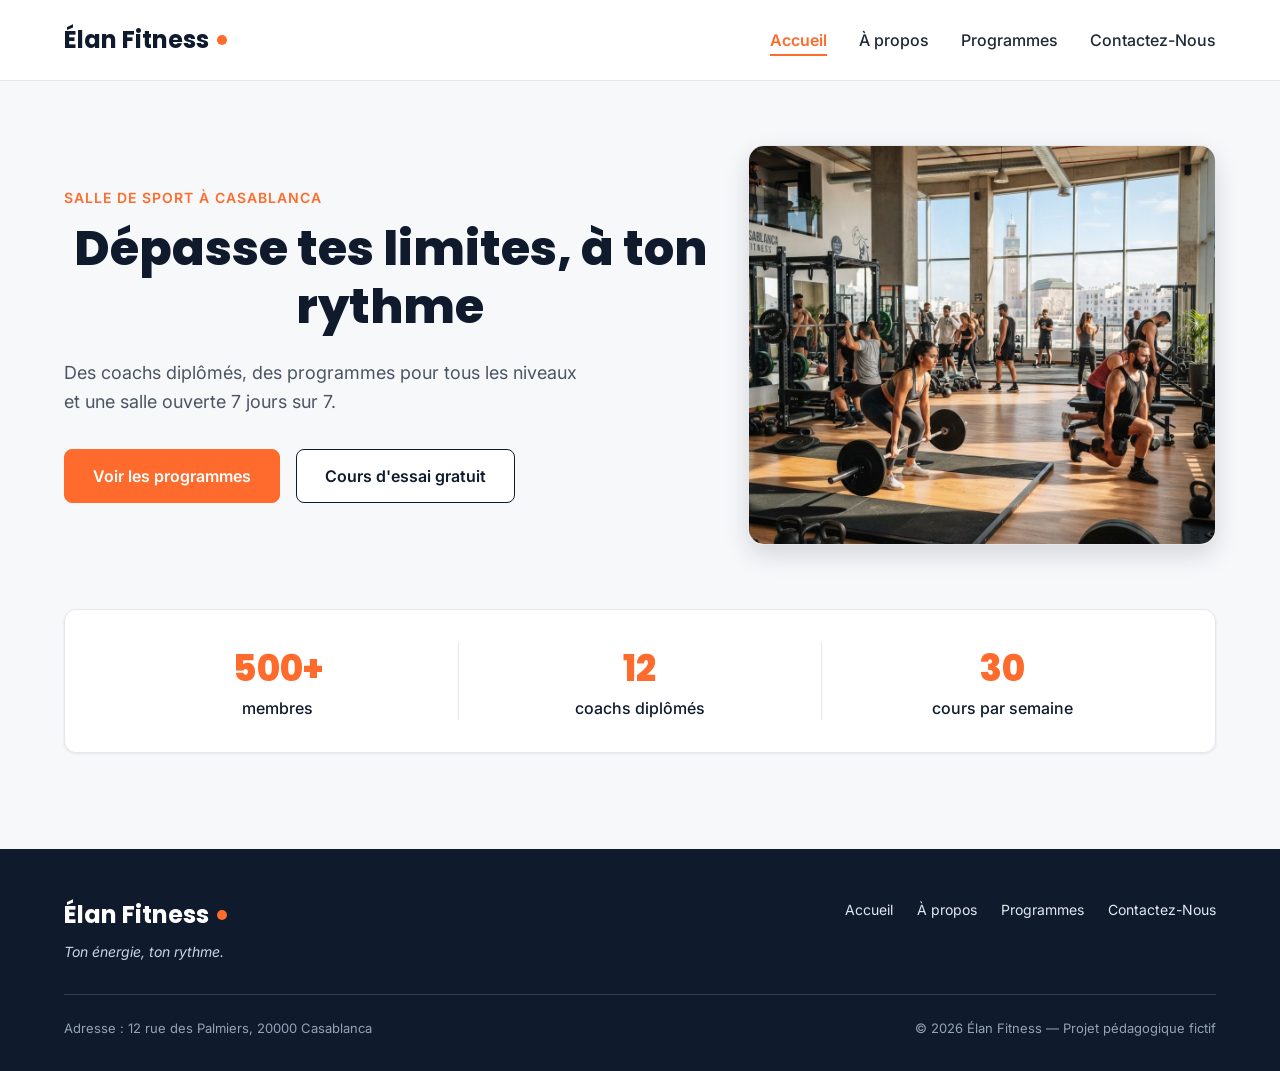
<file: index.html>
<!DOCTYPE html>
<html lang="fr">
<head>
  <meta charset="UTF-8">
  <meta name="viewport" content="width=device-width, initial-scale=1">
  <meta name="description" content="Élan Fitness, salle de sport à Casablanca : musculation, yoga, cardio et boxe fitness avec des coachs diplômés. Réservez votre cours d'essai gratuit.">
  <title>Élan Fitness | Salle de sport à Casablanca</title>

  <link rel="preconnect" href="https://fonts.googleapis.com">
  <link rel="preconnect" href="https://fonts.gstatic.com" crossorigin>
  <link href="https://fonts.googleapis.com/css2?family=Inter:wght@400;500;600&family=Poppins:wght@600;700;800&display=swap" rel="stylesheet">

  <link rel="stylesheet" href="style.css">
  <link rel="stylesheet" href="">
</head>

<body>

  <header class="en-tete">
    <div class="conteneur en-tete-contenu">
      <a href="#accueil" class="logo">Élan Fitness</a>

      <nav aria-label="Navigation principale">
        <ul class="menu">
          <li><a href="/index.html" class="lien-actif">Accueil</a></li>
          <li><a href="/apropos.html">À propos</a></li>
          <li><a href="/programmes.html">Programmes</a></li>
          <li><a href="contacte.html" >Contactez-Nous</a></li>

        </ul>
      </nav>
    </div>
  </header>

  <main>
  
    <section id="accueil" class="hero">
      <div class="conteneur">

        <div class="hero-contenu">
          <div class="hero-texte">
            <p class="sur-titre">Salle de sport à Casablanca</p>
            <h1>Dépasse tes limites, à ton rythme</h1>
            <p class="hero-description">
              Des coachs diplômés, des programmes pour tous les niveaux et une salle ouverte 7 jours sur 7.
            </p>
            <div class="boutons">
              <a href="#programmes" class="bouton bouton-principal">Voir les programmes</a>
              <a href="#contact" class="bouton bouton-secondaire">Cours d'essai gratuit</a>
            </div>
          </div>

          <img class="hero-image" src="img/hero.jpg" alt="Des personnes s'entraînent dans une salle de sport lumineuse à Casablanca">
        </div>

        <div class="chiffres">
          <div class="chiffre">
            <p class="chiffre-nombre">500+</p>
            <p>membres</p>
          </div>
          <div class="chiffre">
            <p class="chiffre-nombre">12</p>
            <p>coachs diplômés</p>
          </div>
          <div class="chiffre">
            <p class="chiffre-nombre">30</p>
            <p>cours par semaine</p>
          </div>
        </div>

      </div>
    </section>



    

  </main>

  <footer class="pied-de-page">
    <div class="conteneur">

      <div class="pied-haut">
        <div>
          <p class="logo logo-clair">Élan Fitness</p>
          <p class="slogan">Ton énergie, ton rythme.</p>
        </div>

        <nav aria-label="Navigation du pied de page">
          <ul class="menu menu-pied">
            <li><a href="#accueil">Accueil</a></li>
            <li><a href="#a-propos">À propos</a></li>
            <li><a href="#programmes">Programmes</a></li>
            <li><a href="contacte.html" >Contactez-Nous</a></li>

          </ul>
        </nav>
      </div>

      <div class="pied-bas">
        <p>Adresse : 12 rue des Palmiers, 20000 Casablanca</p>
        <p>&copy; 2026 Élan Fitness — Projet pédagogique fictif</p>
      </div>

    </div>
  </footer>

</body>
</html>
</file>
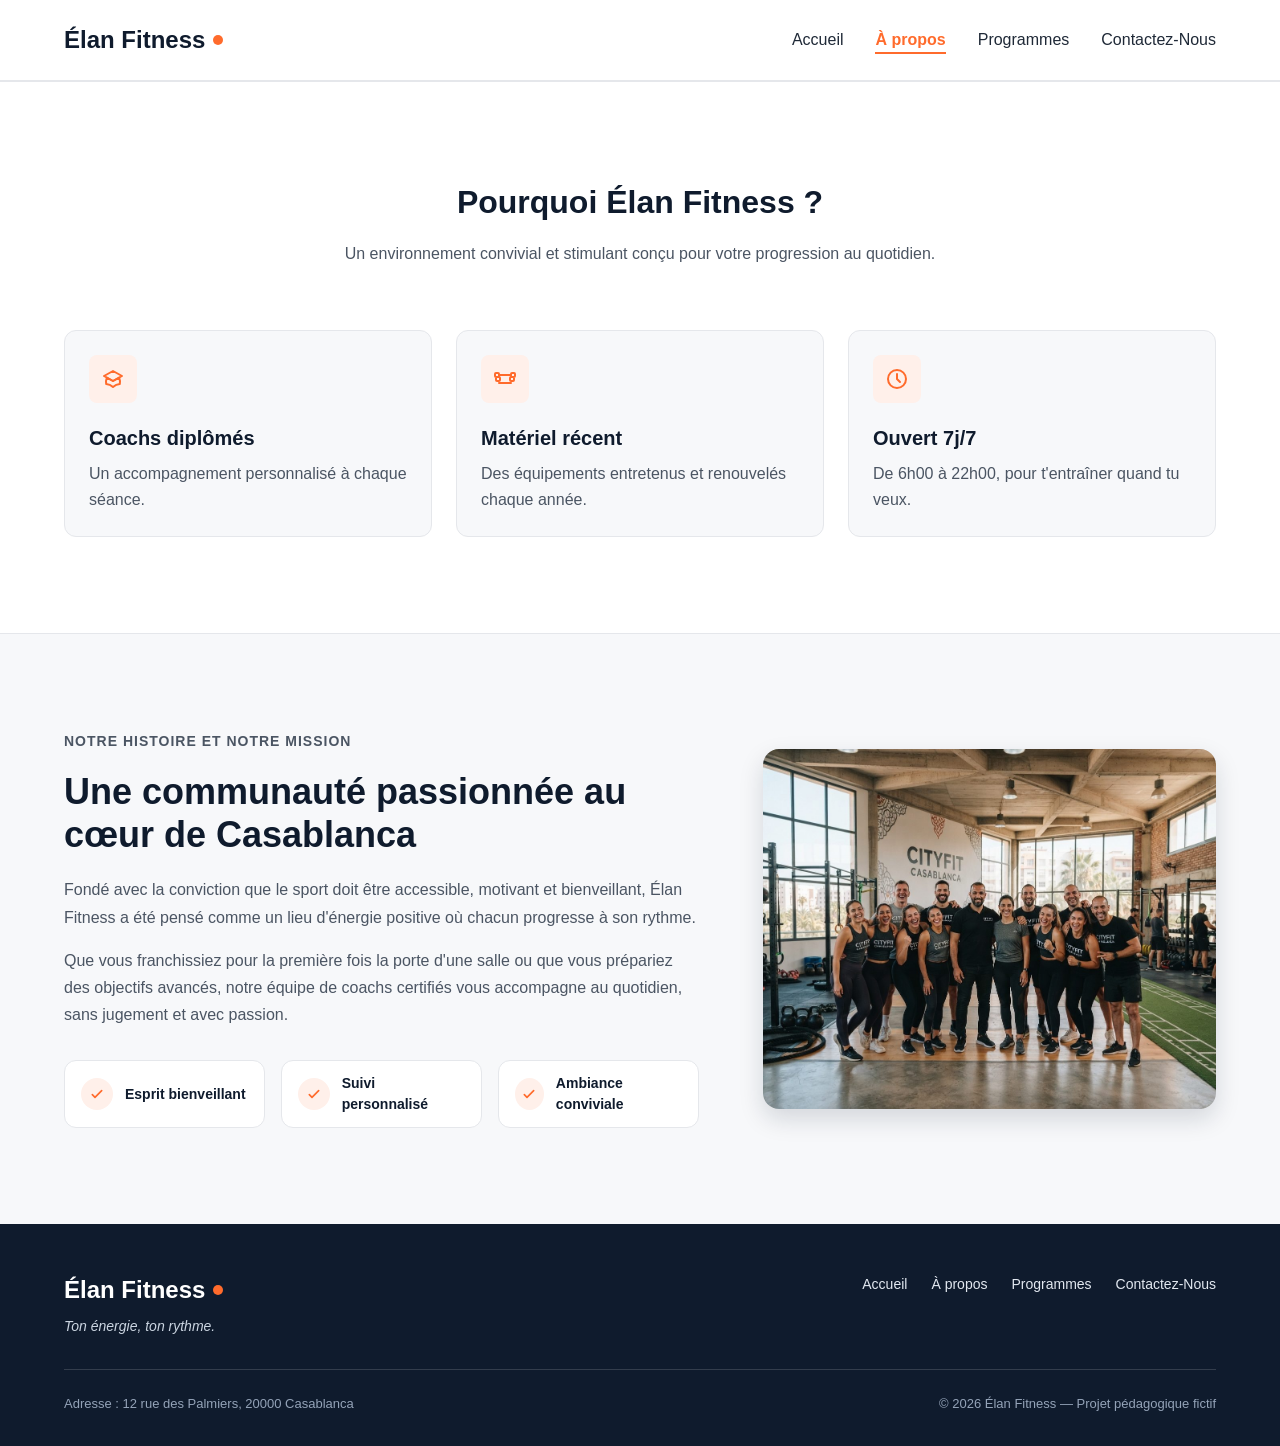
<file: apropos.html>
<!DOCTYPE html>
<html lang="en">
<head>
    <meta charset="UTF-8">
    <meta name="viewport" content="width=device-width, initial-scale=1.0">
    <title>Document</title>
    <link rel="stylesheet" href="style.css">
</head>
<body>
  <header class="en-tete">
    <div class="conteneur en-tete-contenu">
      <a href="#accueil" class="logo">Élan Fitness</a>

      <nav aria-label="Navigation principale">
        <ul class="menu">
          <li><a href="/index.html">Accueil</a></li>
          <li><a href="/apropos.html" class="lien-actif">À propos</a></li>
          <li><a href="/programmes.html">Programmes</a></li>
          <li><a href="contacte.html" >Contactez-Nous</a></li>

        </ul>
      </nav>
    </div>
  </header>
      <section class="section section-blanche">
      <div class="conteneur">

        <div class="section-titre">
          <h2>Pourquoi Élan Fitness ?</h2>
          <p>Un environnement convivial et stimulant conçu pour votre progression au quotidien.</p>
        </div>

        <div class="cartes">
          <article class="carte carte-avantage">
            <div class="icone"><img src="img/icone-coach.svg" alt=""></div>
            <h3>Coachs diplômés</h3>
            <p>Un accompagnement personnalisé à chaque séance.</p>
          </article>

          <article class="carte carte-avantage">
            <div class="icone"><img src="img/icone-materiel.svg" alt=""></div>
            <h3>Matériel récent</h3>
            <p>Des équipements entretenus et renouvelés chaque année.</p>
          </article>

          <article class="carte carte-avantage">
            <div class="icone"><img src="img/icone-horloge.svg" alt=""></div>
            <h3>Ouvert 7j/7</h3>
            <p>De 6h00 à 22h00, pour t'entraîner quand tu veux.</p>
          </article>
        </div>

      </div>
    </section>
    <section id="a-propos" class="section">
      <div class="conteneur apropos-contenu">

        <div class="apropos-texte">
          <p class="sur-titre">Notre histoire et notre mission</p>
          <h2>Une communauté passionnée au cœur de Casablanca</h2>
          <p>
            Fondé avec la conviction que le sport doit être accessible, motivant et bienveillant,
            Élan Fitness a été pensé comme un lieu d'énergie positive où chacun progresse à son rythme.
          </p>
          <p>
            Que vous franchissiez pour la première fois la porte d'une salle ou que vous prépariez des
            objectifs avancés, notre équipe de coachs certifiés vous accompagne au quotidien, sans
            jugement et avec passion.
          </p>

          <ul class="valeurs">
            <li class="valeur">
              <div class="icone icone-petite"><img src="img/icone-check.svg" alt=""></div>
              <span>Esprit bienveillant</span>
            </li>
            <li class="valeur">
              <div class="icone icone-petite"><img src="img/icone-check.svg" alt=""></div>
              <span>Suivi personnalisé</span>
            </li>
            <li class="valeur">
              <div class="icone icone-petite"><img src="img/icone-check.svg" alt=""></div>
              <span>Ambiance conviviale</span>
            </li>
          </ul>
        </div>

        <img class="apropos-image" src="img/equipe.jpg" alt="L'équipe de coachs d'Élan Fitness réunie dans la salle">

      </div>
    </section>
    <footer class="pied-de-page">
    <div class="conteneur">

      <div class="pied-haut">
        <div>
          <p class="logo logo-clair">Élan Fitness</p>
          <p class="slogan">Ton énergie, ton rythme.</p>
        </div>

        <nav aria-label="Navigation du pied de page">
          <ul class="menu menu-pied">
            <li><a href="#accueil">Accueil</a></li>
            <li><a href="#a-propos">À propos</a></li>
            <li><a href="#programmes">Programmes</a></li>
            <li><a href="contacte.html" >Contactez-Nous</a></li>

          </ul>
        </nav>
      </div>

      <div class="pied-bas">
        <p>Adresse : 12 rue des Palmiers, 20000 Casablanca</p>
        <p>&copy; 2026 Élan Fitness — Projet pédagogique fictif</p>
      </div>

    </div>
  </footer>

</body>
</html>
</file>
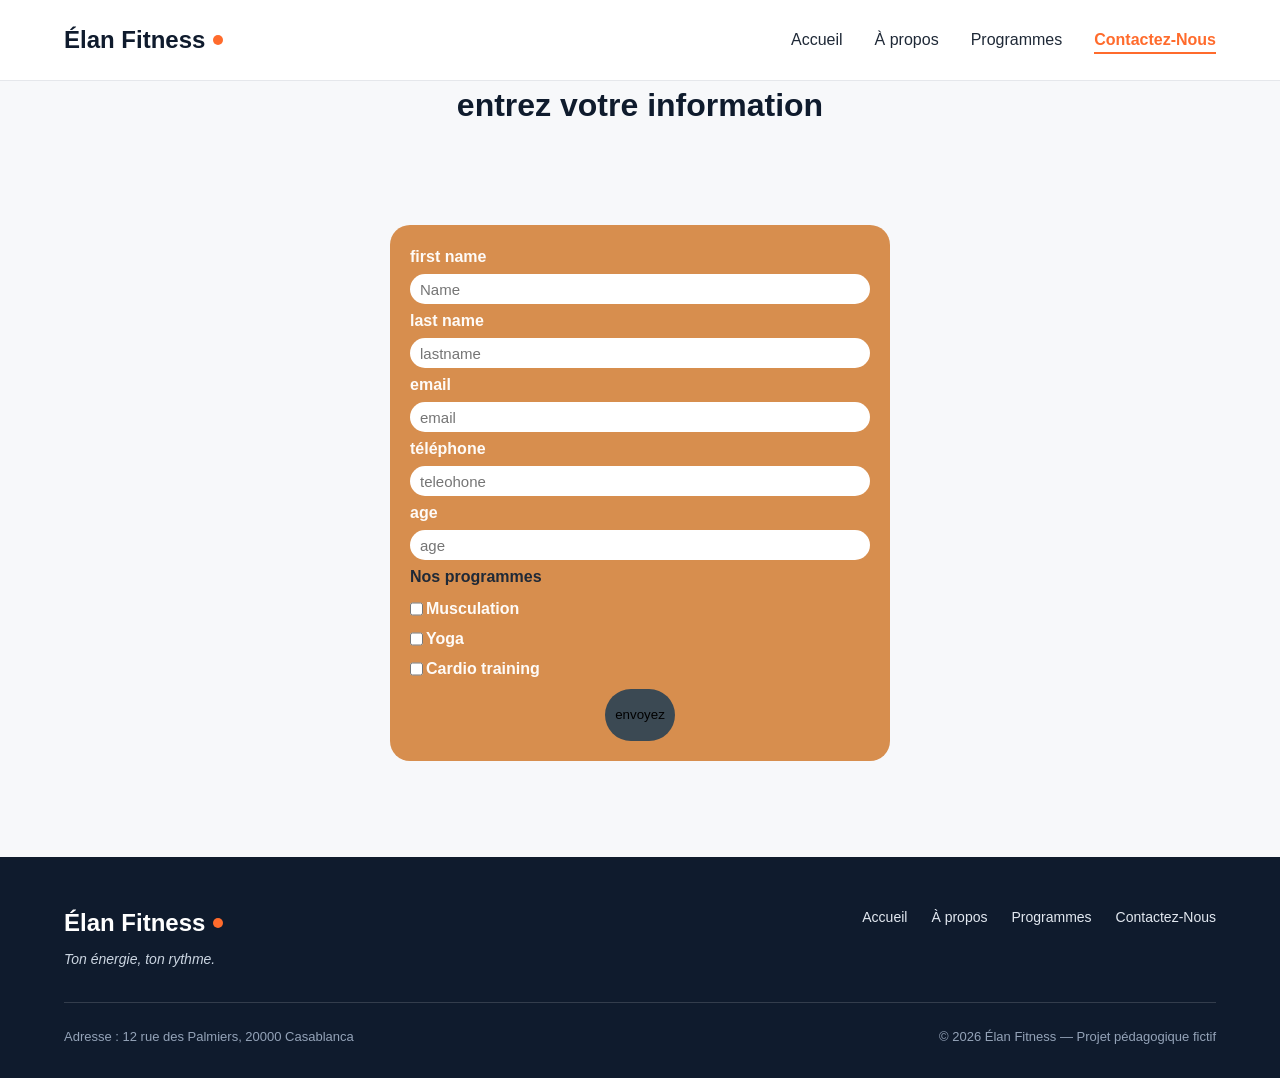
<file: contacte.html>
<!DOCTYPE html>
<html lang="en">
<head>
    <meta charset="UTF-8">
    <meta name="viewport" content="width=device-width, initial-scale=1.0">
    <title>Document</title>
    <link rel="stylesheet" href="style.css">
</head>
<body>
    <header class="en-tete">
    <div class="conteneur en-tete-contenu">
      <a href="#accueil" class="logo">Élan Fitness</a>

      <nav aria-label="Navigation principale">
        <ul class="menu">
          <li><a href="/index.html" >Accueil</a></li>
          <li><a href="/Àpropos.html">À propos</a></li>
          <li><a href="/Programmes.html" >Programmes</a></li>
          <li><a href="contacte.html" class="lien-actif">Contactez-Nous</a></li>
        </ul>
      </nav>
    </div>
  </header>
  <h1>entrez votre information</h1>

  <section id="contact" class="section">
    <form action="" >
        <div class="case">
            <label for="fName">first name</label>
            <input type="text" id="fName" required placeholder="Name">
            <label for="LName">last name</label>
            <input type="text" id="LName" required placeholder="lastname">
        </div>
      
        <div class="case">
            <label for="email">email</label>
            <input type="email" id="email" required placeholder="email" >
            <label for="telephone">téléphone</label>
            <input type="tel" id="telephone" required placeholder="teleohone ">
        </div>
        
        <div class="case">
          <label for="age">age</label>
          <input type="number" id="age" min="10" placeholder="age">
        </div>
        
        <div class="case">
          <p><strong>Nos programmes</strong></p>
            <div >
              <div class="box">
                  <input type="checkbox" name="programmes" id="programmes">
                  <label for="programmes">Musculation</label>
              </div>

          <div class="box">
            <input type="checkbox" name="programmes" id="Yoga">
            <label for="Yoga">Yoga</label>
          </div>
          <div class="box">
            <input type="checkbox" name="programmes" id="Cardio">
            <label for="Cardio">Cardio training</label>
        </div>
          
        </div>

        </div>
        <div class="envoi">
          <button type="submit">envoyez</button>
        </div>
    </form>
  </section>



  <footer class="pied-de-page">
    <div class="conteneur">

      <div class="pied-haut">
        <div>
          <p class="logo logo-clair">Élan Fitness</p>
          <p class="slogan">Ton énergie, ton rythme.</p>
        </div>

        <nav aria-label="Navigation du pied de page">
          <ul class="menu menu-pied">
            <li><a href="#accueil">Accueil</a></li>
            <li><a href="#a-propos">À propos</a></li>
            <li><a href="#programmes">Programmes</a></li>
            <li><a href="contacte.html" >Contactez-Nous</a></li>

          </ul>
        </nav>
      </div>

      <div class="pied-bas">
        <p>Adresse : 12 rue des Palmiers, 20000 Casablanca</p>
        <p>&copy; 2026 Élan Fitness — Projet pédagogique fictif</p>
      </div>

    </div>
  </footer>

    
</body>
</html>
</file>
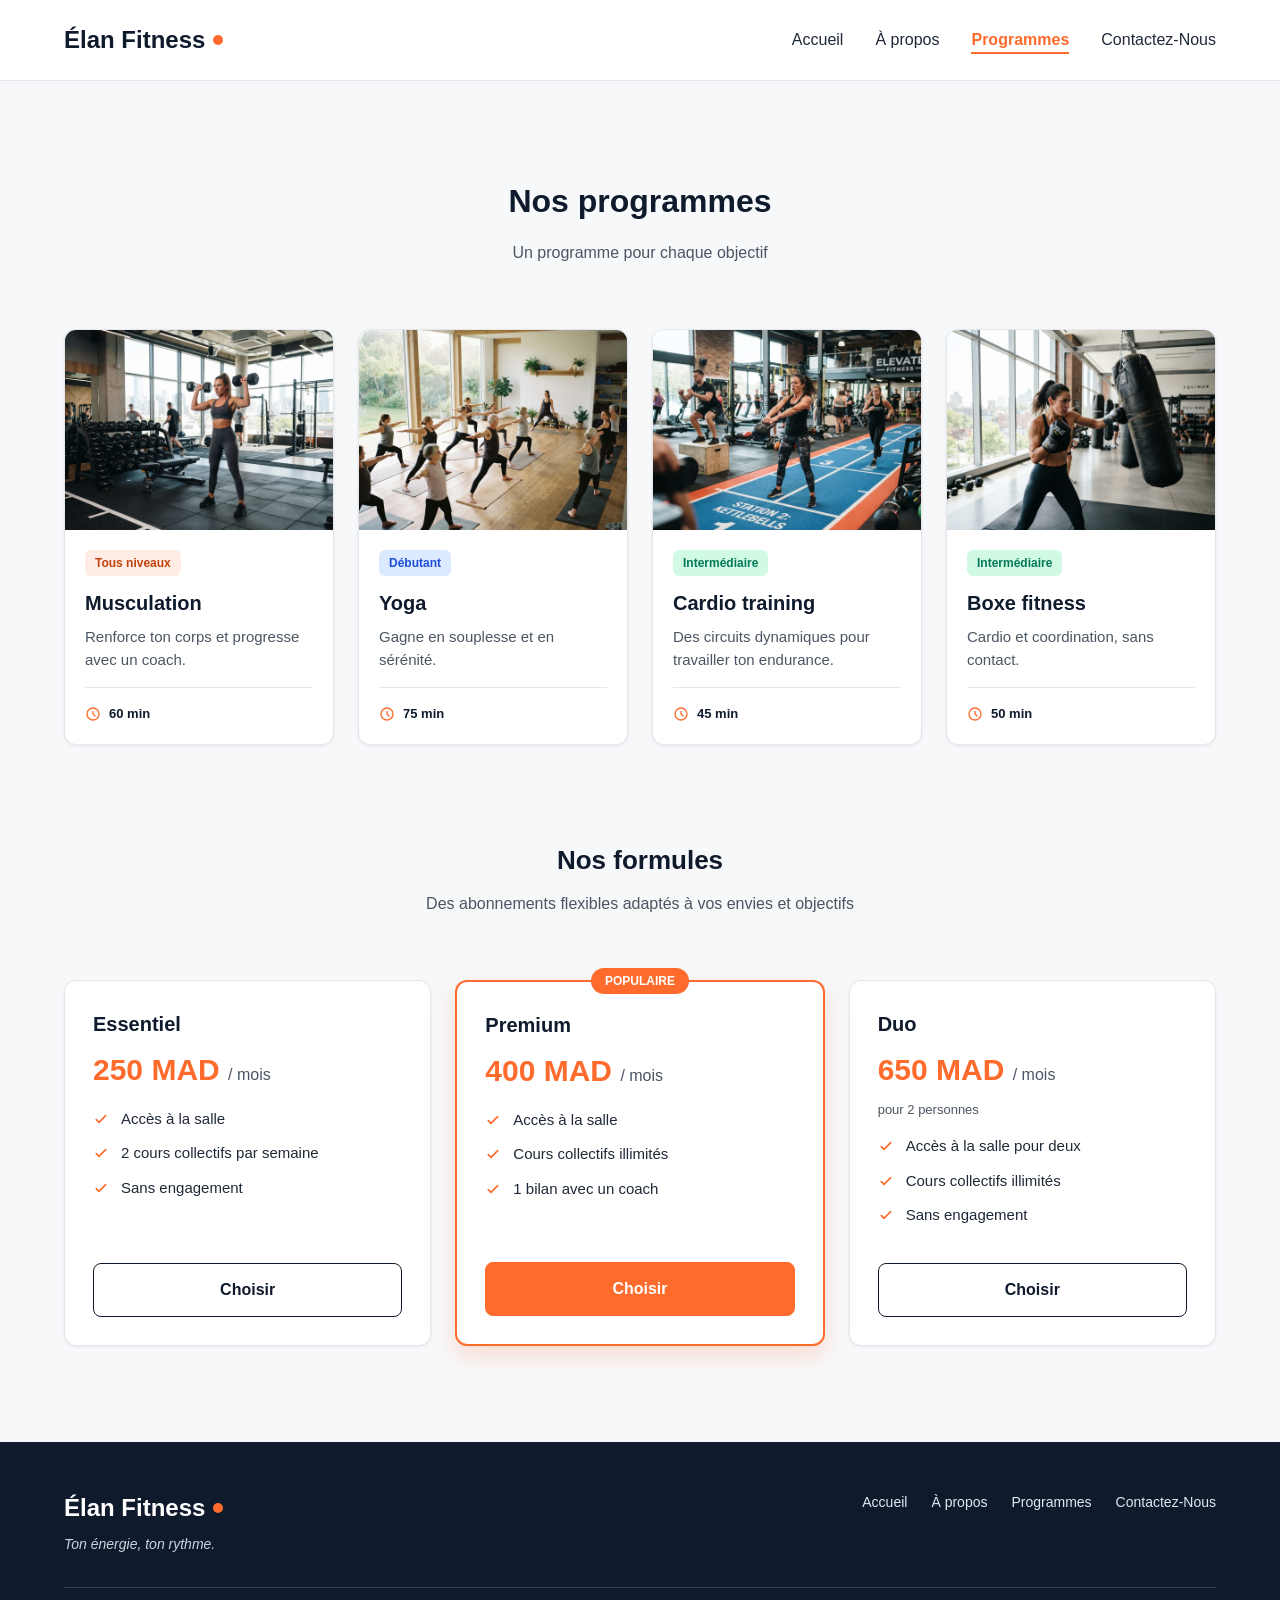
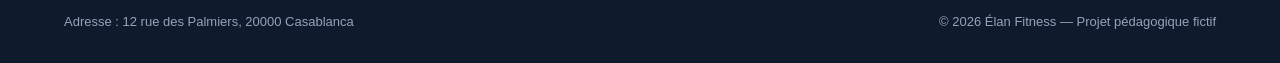
<file: Programmes.html>
<!DOCTYPE html>
<html lang="en">
<head>
    <meta charset="UTF-8">
    <meta name="viewport" content="width=device-width, initial-scale=1.0">
    <title>Document</title>
    <link rel="stylesheet" href="style.css">

</head>
<body>
  <header class="en-tete">
    <div class="conteneur en-tete-contenu">
      <a href="#accueil" class="logo">Élan Fitness</a>

      <nav aria-label="Navigation principale">
        <ul class="menu">
          <li><a href="/index.html" >Accueil</a></li>
          <li><a href="/Àpropos.html">À propos</a></li>
          <li><a href="/Programmes.html" class="lien-actif">Programmes</a></li>
          <li><a href="contacte.html">Contactez-Nous</a></li>
        </ul>
      </nav>
    </div>
  </header>

        <section id="programmes" class="section">
      <div class="conteneur">

        <div class="section-titre">
          <h2>Nos programmes</h2>
          <p>Un programme pour chaque objectif</p>
        </div>

        <div class="cartes">

          <article class="carte carte-programme">
            <img src="img/musculation.jpg" alt="Une sportive soulève des haltères dans l'espace musculation">
            <div class="programme-corps">
              <span class="etiquette etiquette-orange">Tous niveaux</span>
              <h3>Musculation</h3>
              <p>Renforce ton corps et progresse avec un coach.</p>
              <p class="duree"><img src="img/icone-duree.svg" alt="">60 min</p>
            </div>
          </article>

          <article class="carte carte-programme">
            <img src="img/yoga.jpg" alt="Un groupe pratique le yoga sur des tapis dans une salle lumineuse">
            <div class="programme-corps">
              <span class="etiquette etiquette-bleue">Débutant</span>
              <h3>Yoga</h3>
              <p>Gagne en souplesse et en sérénité.</p>
              <p class="duree"><img src="img/icone-duree.svg" alt="">75 min</p>
            </div>
          </article>

          <article class="carte carte-programme">
            <img src="img/cardio.jpg" alt="Des sportifs suivent un circuit de cardio training avec des kettlebells">
            <div class="programme-corps">
              <span class="etiquette etiquette-verte">Intermédiaire</span>
              <h3>Cardio training</h3>
              <p>Des circuits dynamiques pour travailler ton endurance.</p>
              <p class="duree"><img src="img/icone-duree.svg" alt="">45 min</p>
            </div>
          </article>

          <article class="carte carte-programme">
            <img src="img/boxe.jpg" alt="Une sportive frappe un sac de frappe pendant un cours de boxe fitness">
            <div class="programme-corps">
              <span class="etiquette etiquette-verte">Intermédiaire</span>
              <h3>Boxe fitness</h3>
              <p>Cardio et coordination, sans contact.</p>
              <p class="duree"><img src="img/icone-duree.svg" alt="">50 min</p>
            </div>
          </article>

        </div>

        <div class="formules">

          <div class="section-titre">
            <h3>Nos formules</h3>
            <p>Des abonnements flexibles adaptés à vos envies et objectifs</p>
          </div>

          <div class="cartes">

            <article class="carte formule">
              <h4>Essentiel</h4>
              <p class="prix">250 MAD <span>/ mois</span></p>
              <ul class="formule-liste">
                <li>Accès à la salle</li>
                <li>2 cours collectifs par semaine</li>
                <li>Sans engagement</li>
              </ul>
              <a href="#contact" class="bouton bouton-secondaire">Choisir</a>
            </article>

            <article class="carte formule formule-populaire">
              <p class="badge-populaire">Populaire</p>
              <h4>Premium</h4>
              <p class="prix">400 MAD <span>/ mois</span></p>
              <ul class="formule-liste">
                <li>Accès à la salle</li>
                <li>Cours collectifs illimités</li>
                <li>1 bilan avec un coach</li>
              </ul>
              <a href="#contact" class="bouton bouton-principal">Choisir</a>
            </article>

            <article class="carte formule">
              <h4>Duo</h4>
              <p class="prix">650 MAD <span>/ mois</span></p>
              <p class="prix-note">pour 2 personnes</p>
              <ul class="formule-liste">
                <li>Accès à la salle pour deux</li>
                <li>Cours collectifs illimités</li>
                <li>Sans engagement</li>
              </ul>
              <a href="#contact" class="bouton bouton-secondaire">Choisir</a>
            </article>

          </div>
        </div>

      </div>
    </section>
      <footer class="pied-de-page">
    <div class="conteneur">

      <div class="pied-haut">
        <div>
          <p class="logo logo-clair">Élan Fitness</p>
          <p class="slogan">Ton énergie, ton rythme.</p>
        </div>

        <nav aria-label="Navigation du pied de page">
          <ul class="menu menu-pied">
            <li><a href="#accueil">Accueil</a></li>
            <li><a href="#a-propos">À propos</a></li>
            <li><a href="#programmes">Programmes</a></li>
           <li><a href="/contacte.html" >Contactez-Nous</a></li>
           
          </ul>
        </nav>
      </div>

      <div class="pied-bas">
        <p>Adresse : 12 rue des Palmiers, 20000 Casablanca</p>
        <p>&copy; 2026 Élan Fitness — Projet pédagogique fictif</p>
      </div>

    </div>
  </footer>

    
</body>
</html>
</file>
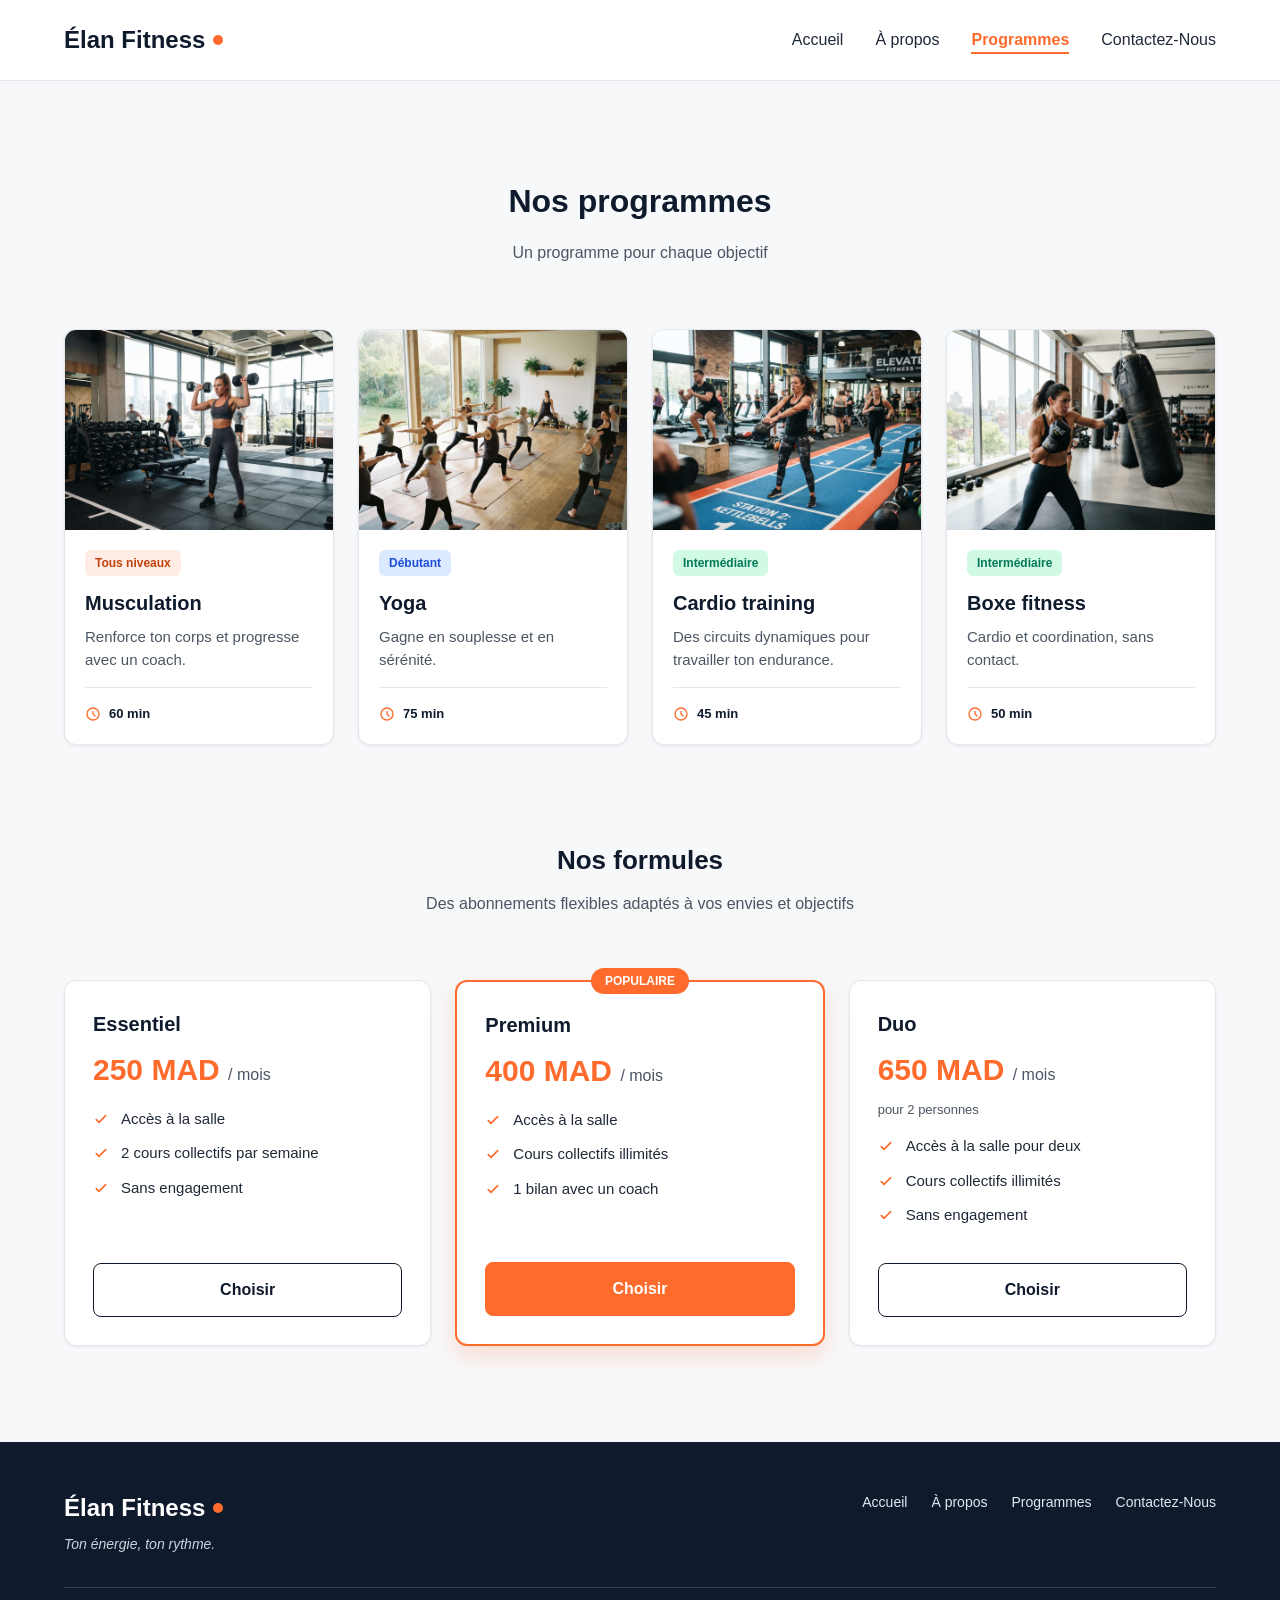
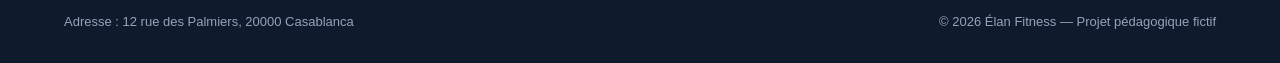
<file: programmes.html>
<!DOCTYPE html>
<html lang="en">
<head>
    <meta charset="UTF-8">
    <meta name="viewport" content="width=device-width, initial-scale=1.0">
    <title>Document</title>
    <link rel="stylesheet" href="style.css">

</head>
<body>
  <header class="en-tete">
    <div class="conteneur en-tete-contenu">
      <a href="#accueil" class="logo">Élan Fitness</a>

      <nav aria-label="Navigation principale">
        <ul class="menu">
          <li><a href="/index.html" >Accueil</a></li>
          <li><a href="/Àpropos.html">À propos</a></li>
          <li><a href="/Programmes.html" class="lien-actif">Programmes</a></li>
          <li><a href="contacte.html">Contactez-Nous</a></li>
        </ul>
      </nav>
    </div>
  </header>

        <section id="programmes" class="section">
      <div class="conteneur">

        <div class="section-titre">
          <h2>Nos programmes</h2>
          <p>Un programme pour chaque objectif</p>
        </div>

        <div class="cartes">

          <article class="carte carte-programme">
            <img src="img/musculation.jpg" alt="Une sportive soulève des haltères dans l'espace musculation">
            <div class="programme-corps">
              <span class="etiquette etiquette-orange">Tous niveaux</span>
              <h3>Musculation</h3>
              <p>Renforce ton corps et progresse avec un coach.</p>
              <p class="duree"><img src="img/icone-duree.svg" alt="">60 min</p>
            </div>
          </article>

          <article class="carte carte-programme">
            <img src="img/yoga.jpg" alt="Un groupe pratique le yoga sur des tapis dans une salle lumineuse">
            <div class="programme-corps">
              <span class="etiquette etiquette-bleue">Débutant</span>
              <h3>Yoga</h3>
              <p>Gagne en souplesse et en sérénité.</p>
              <p class="duree"><img src="img/icone-duree.svg" alt="">75 min</p>
            </div>
          </article>

          <article class="carte carte-programme">
            <img src="img/cardio.jpg" alt="Des sportifs suivent un circuit de cardio training avec des kettlebells">
            <div class="programme-corps">
              <span class="etiquette etiquette-verte">Intermédiaire</span>
              <h3>Cardio training</h3>
              <p>Des circuits dynamiques pour travailler ton endurance.</p>
              <p class="duree"><img src="img/icone-duree.svg" alt="">45 min</p>
            </div>
          </article>

          <article class="carte carte-programme">
            <img src="img/boxe.jpg" alt="Une sportive frappe un sac de frappe pendant un cours de boxe fitness">
            <div class="programme-corps">
              <span class="etiquette etiquette-verte">Intermédiaire</span>
              <h3>Boxe fitness</h3>
              <p>Cardio et coordination, sans contact.</p>
              <p class="duree"><img src="img/icone-duree.svg" alt="">50 min</p>
            </div>
          </article>

        </div>

        <div class="formules">

          <div class="section-titre">
            <h3>Nos formules</h3>
            <p>Des abonnements flexibles adaptés à vos envies et objectifs</p>
          </div>

          <div class="cartes">

            <article class="carte formule">
              <h4>Essentiel</h4>
              <p class="prix">250 MAD <span>/ mois</span></p>
              <ul class="formule-liste">
                <li>Accès à la salle</li>
                <li>2 cours collectifs par semaine</li>
                <li>Sans engagement</li>
              </ul>
              <a href="#contact" class="bouton bouton-secondaire">Choisir</a>
            </article>

            <article class="carte formule formule-populaire">
              <p class="badge-populaire">Populaire</p>
              <h4>Premium</h4>
              <p class="prix">400 MAD <span>/ mois</span></p>
              <ul class="formule-liste">
                <li>Accès à la salle</li>
                <li>Cours collectifs illimités</li>
                <li>1 bilan avec un coach</li>
              </ul>
              <a href="#contact" class="bouton bouton-principal">Choisir</a>
            </article>

            <article class="carte formule">
              <h4>Duo</h4>
              <p class="prix">650 MAD <span>/ mois</span></p>
              <p class="prix-note">pour 2 personnes</p>
              <ul class="formule-liste">
                <li>Accès à la salle pour deux</li>
                <li>Cours collectifs illimités</li>
                <li>Sans engagement</li>
              </ul>
              <a href="#contact" class="bouton bouton-secondaire">Choisir</a>
            </article>

          </div>
        </div>

      </div>
    </section>
      <footer class="pied-de-page">
    <div class="conteneur">

      <div class="pied-haut">
        <div>
          <p class="logo logo-clair">Élan Fitness</p>
          <p class="slogan">Ton énergie, ton rythme.</p>
        </div>

        <nav aria-label="Navigation du pied de page">
          <ul class="menu menu-pied">
            <li><a href="#accueil">Accueil</a></li>
            <li><a href="#a-propos">À propos</a></li>
            <li><a href="#programmes">Programmes</a></li>
           <li><a href="/contacte.html" >Contactez-Nous</a></li>
           
          </ul>
        </nav>
      </div>

      <div class="pied-bas">
        <p>Adresse : 12 rue des Palmiers, 20000 Casablanca</p>
        <p>&copy; 2026 Élan Fitness — Projet pédagogique fictif</p>
      </div>

    </div>
  </footer>

    
</body>
</html>
</file>
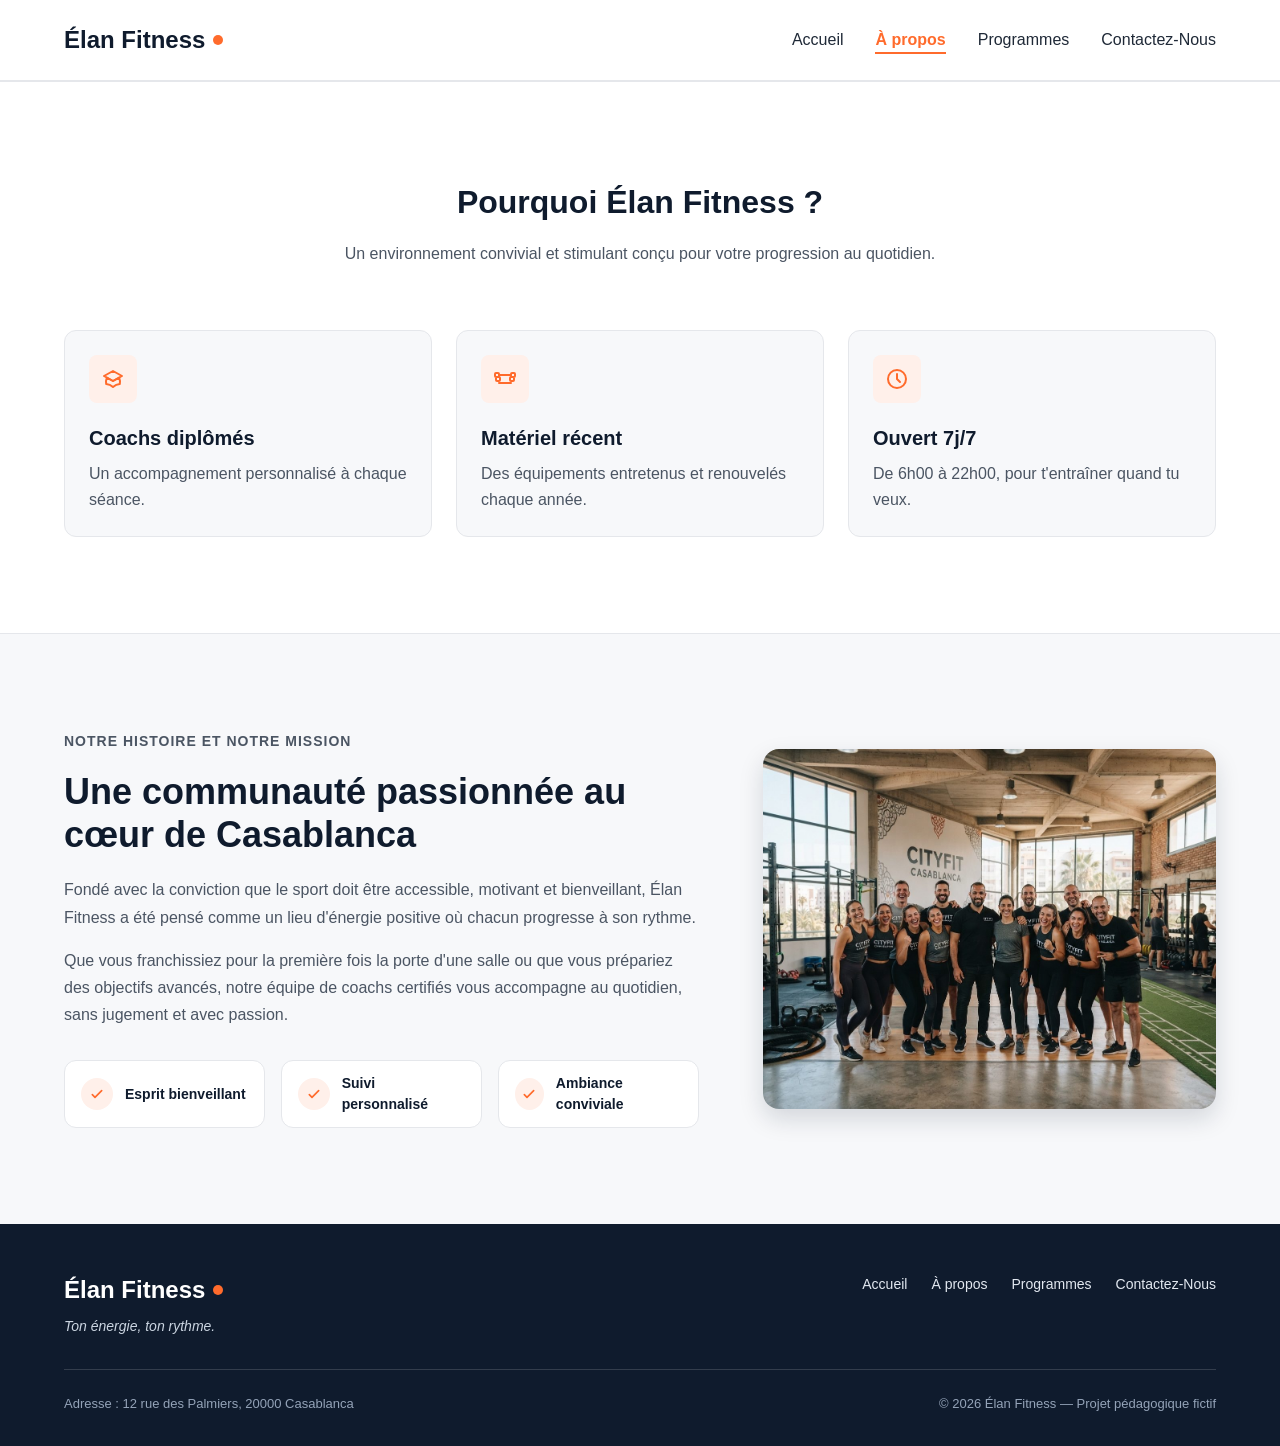
<file: Àpropos.html>
<!DOCTYPE html>
<html lang="en">
<head>
    <meta charset="UTF-8">
    <meta name="viewport" content="width=device-width, initial-scale=1.0">
    <title>Document</title>
    <link rel="stylesheet" href="style.css">
</head>
<body>
  <header class="en-tete">
    <div class="conteneur en-tete-contenu">
      <a href="#accueil" class="logo">Élan Fitness</a>

      <nav aria-label="Navigation principale">
        <ul class="menu">
          <li><a href="/index.html">Accueil</a></li>
          <li><a href="/Àpropos.html" class="lien-actif">À propos</a></li>
          <li><a href="/Programmes.html">Programmes</a></li>
          <li><a href="contacte.html" >Contactez-Nous</a></li>

        </ul>
      </nav>
    </div>
  </header>
      <section class="section section-blanche">
      <div class="conteneur">

        <div class="section-titre">
          <h2>Pourquoi Élan Fitness ?</h2>
          <p>Un environnement convivial et stimulant conçu pour votre progression au quotidien.</p>
        </div>

        <div class="cartes">
          <article class="carte carte-avantage">
            <div class="icone"><img src="img/icone-coach.svg" alt=""></div>
            <h3>Coachs diplômés</h3>
            <p>Un accompagnement personnalisé à chaque séance.</p>
          </article>

          <article class="carte carte-avantage">
            <div class="icone"><img src="img/icone-materiel.svg" alt=""></div>
            <h3>Matériel récent</h3>
            <p>Des équipements entretenus et renouvelés chaque année.</p>
          </article>

          <article class="carte carte-avantage">
            <div class="icone"><img src="img/icone-horloge.svg" alt=""></div>
            <h3>Ouvert 7j/7</h3>
            <p>De 6h00 à 22h00, pour t'entraîner quand tu veux.</p>
          </article>
        </div>

      </div>
    </section>
    <section id="a-propos" class="section">
      <div class="conteneur apropos-contenu">

        <div class="apropos-texte">
          <p class="sur-titre">Notre histoire et notre mission</p>
          <h2>Une communauté passionnée au cœur de Casablanca</h2>
          <p>
            Fondé avec la conviction que le sport doit être accessible, motivant et bienveillant,
            Élan Fitness a été pensé comme un lieu d'énergie positive où chacun progresse à son rythme.
          </p>
          <p>
            Que vous franchissiez pour la première fois la porte d'une salle ou que vous prépariez des
            objectifs avancés, notre équipe de coachs certifiés vous accompagne au quotidien, sans
            jugement et avec passion.
          </p>

          <ul class="valeurs">
            <li class="valeur">
              <div class="icone icone-petite"><img src="img/icone-check.svg" alt=""></div>
              <span>Esprit bienveillant</span>
            </li>
            <li class="valeur">
              <div class="icone icone-petite"><img src="img/icone-check.svg" alt=""></div>
              <span>Suivi personnalisé</span>
            </li>
            <li class="valeur">
              <div class="icone icone-petite"><img src="img/icone-check.svg" alt=""></div>
              <span>Ambiance conviviale</span>
            </li>
          </ul>
        </div>

        <img class="apropos-image" src="img/equipe.jpg" alt="L'équipe de coachs d'Élan Fitness réunie dans la salle">

      </div>
    </section>
    <footer class="pied-de-page">
    <div class="conteneur">

      <div class="pied-haut">
        <div>
          <p class="logo logo-clair">Élan Fitness</p>
          <p class="slogan">Ton énergie, ton rythme.</p>
        </div>

        <nav aria-label="Navigation du pied de page">
          <ul class="menu menu-pied">
            <li><a href="#accueil">Accueil</a></li>
            <li><a href="#a-propos">À propos</a></li>
            <li><a href="#programmes">Programmes</a></li>
            <li><a href="contacte.html" >Contactez-Nous</a></li>

          </ul>
        </nav>
      </div>

      <div class="pied-bas">
        <p>Adresse : 12 rue des Palmiers, 20000 Casablanca</p>
        <p>&copy; 2026 Élan Fitness — Projet pédagogique fictif</p>
      </div>

    </div>
  </footer>

</body>
</html>
</file>
<file: style.css>
* {
  box-sizing: border-box;
  margin: 0;
  padding: 0;
}

html {
  scroll-behavior: smooth;
}

body {
  font-family: 'Inter', Arial, sans-serif;
  font-size: 16px;
  line-height: 1.5;
  color: #1F2937;
  background-color: #F7F8FA;
}

h1, h2, h3, h4 {
  font-family: 'Poppins', Arial, sans-serif;
  color: #0F1B2D;
}

a {
  color: inherit;
  text-decoration: none;
}

ul {
  list-style: none;
}

img {
  display: block;
  max-width: 100%;
}

a:focus-visible,
button:focus-visible {
  outline: 3px solid #FF6B2C;
  outline-offset: 2px;
}

.conteneur {
  width: 100%;
  max-width: 1200px;
  margin: 0 auto;
  padding: 0 24px;
}

.section {
  padding: 96px 0;
}

.section-blanche {
  background-color: #FFFFFF;
  border-top: 1px solid #E5E7EB;
  border-bottom: 1px solid #E5E7EB;
}

.section-titre {
  max-width: 640px;
  margin: 0 auto 64px;
  text-align: center;
}

.section-titre h2 {
  font-size: 32px;
  margin-bottom: 16px;
}

.section-titre h3 {
  font-size: 26px;
  margin-bottom: 12px;
}

.section-titre p {
  color: #4B5563;
}

.sur-titre {
  font-size: 14px;
  font-weight: 600;
  color: #FF6B2C;
  text-transform: uppercase;
  letter-spacing: 1px;
  margin-bottom: 12px;
}

.bouton {
  display: inline-block;
  padding: 14px 28px;
  border-radius: 8px;
  font-size: 16px;
  font-weight: 600;
  text-align: center;
  cursor: pointer;
}

.bouton-principal {
  background-color: #FF6B2C;
  border: 1px solid #FF6B2C;
  color: #FFFFFF;
}

.bouton-principal:hover {
  background-color: #F05817;
}

.bouton-secondaire {
  background-color: #FFFFFF;
  border: 1px solid #0F1B2D;
  color: #0F1B2D;
}

.bouton-secondaire:hover {
  background-color: #F3F4F6;
}

.cartes {
  display: flex;
  gap: 24px;
}

.carte {
  flex: 1;
  background-color: #FFFFFF;
  border: 1px solid #E5E7EB;
  border-radius: 12px;
  box-shadow: 0 1px 3px rgba(15, 27, 45, 0.08);
}

.icone {
  width: 48px;
  height: 48px;
  background-color: #FFF0EA;
  border-radius: 8px;
  display: flex;
  align-items: center;
  justify-content: center;
}

.icone img {
  width: 24px;
  height: 24px;
}

.icone-petite {
  width: 32px;
  height: 32px;
  border-radius: 50%;
}

.icone-petite img {
  width: 16px;
  height: 16px;
}

.en-tete {
  position: sticky;
  top: 0;
  z-index: 10;
  background-color: #FFFFFF;
  border-bottom: 1px solid #E5E7EB;
}

.en-tete-contenu {
  height: 80px;
  display: flex;
  align-items: center;
  justify-content: space-between;
}

.logo {
  display: flex;
  align-items: center;
  font-family: 'Poppins', Arial, sans-serif;
  font-size: 24px;
  font-weight: 700;
  color: #0F1B2D;
}

.logo::after {
  content: "";
  width: 10px;
  height: 10px;
  margin-left: 8px;
  background-color: #FF6B2C;
  border-radius: 50%;
}

.menu {
  display: flex;
  gap: 32px;
}

.menu a {
  font-weight: 500;
  padding-bottom: 4px;
  border-bottom: 2px solid transparent;
}

.menu a:hover {
  color: #FF6B2C;
}

.menu .lien-actif {
  color: #FF6B2C;
  font-weight: 600;
  border-bottom-color: #FF6B2C;
}

.hero {
  padding: 64px 0 96px;
}

.hero-contenu {
  display: flex;
  align-items: center;
  gap: 32px;
}

.hero-texte {
  flex: 7;
}

.hero-texte h1 {
  font-size: 48px;
  font-weight: 800;
  line-height: 1.2;
  margin-bottom: 24px;
}

.hero-description {
  max-width: 520px;
  font-size: 18px;
  line-height: 1.6;
  color: #4B5563;
  margin-bottom: 32px;
}

.boutons {
  display: flex;
  flex-wrap: wrap;
  gap: 16px;
}

.hero-image {
  flex: 5;
  min-width: 0;
  height: 400px;
  object-fit: cover;
  border-radius: 16px;
  border: 1px solid #E5E7EB;
  box-shadow: 0 10px 25px rgba(15, 27, 45, 0.15);
}

.chiffres {
  display: flex;
  margin-top: 64px;
  padding: 32px;
  background-color: #FFFFFF;
  border: 1px solid #E5E7EB;
  border-radius: 12px;
  box-shadow: 0 1px 3px rgba(15, 27, 45, 0.08);
}

.chiffre {
  flex: 1;
  text-align: center;
  font-weight: 500;
  color: #0F1B2D;
}

.chiffre + .chiffre {
  border-left: 1px solid #E5E7EB;
}

.chiffre-nombre {
  font-family: 'Poppins', Arial, sans-serif;
  font-size: 36px;
  font-weight: 800;
  color: #FF6B2C;
}

.carte-avantage {
  padding: 24px;
  background-color: #F7F8FA;
  box-shadow: none;
}

.carte-avantage .icone {
  margin-bottom: 20px;
}

.carte-avantage h3 {
  font-size: 20px;
  margin-bottom: 8px;
}

.carte-avantage p {
  color: #4B5563;
  line-height: 1.6;
}

.apropos-contenu {
  display: flex;
  align-items: center;
  gap: 64px;
}

.apropos-texte {
  flex: 7;
}

.apropos-texte h2 {
  font-size: 36px;
  line-height: 1.2;
  margin-bottom: 20px;
}

.apropos-texte p {
  color: #4B5563;
  line-height: 1.7;
  margin-bottom: 16px;
}

.valeurs {
  display: flex;
  gap: 16px;
  margin-top: 32px;
}

.valeur {
  flex: 1;
  display: flex;
  align-items: center;
  gap: 12px;
  padding: 12px 16px;
  background-color: #FFFFFF;
  border: 1px solid #E5E7EB;
  border-radius: 12px;
  font-family: 'Poppins', Arial, sans-serif;
  font-size: 14px;
  font-weight: 600;
  color: #0F1B2D;
}

.apropos-image {
  flex: 5;
  min-width: 0;
  height: 360px;
  object-fit: cover;
  border-radius: 16px;
  box-shadow: 0 10px 25px rgba(15, 27, 45, 0.15);
}

.carte-programme {
  display: flex;
  flex-direction: column;
  overflow: hidden;
}

.carte-programme > img {
  width: 100%;
  height: 200px;
  object-fit: cover;
}

.programme-corps {
  flex: 1;
  display: flex;
  flex-direction: column;
  padding: 20px;
}

.programme-corps h3 {
  font-size: 20px;
  margin-bottom: 8px;
}

.programme-corps p {
  font-size: 15px;
  color: #4B5563;
}

.etiquette {
  align-self: flex-start;
  padding: 4px 10px;
  margin-bottom: 12px;
  border-radius: 6px;
  font-size: 12px;
  font-weight: 600;
}

.etiquette-orange {
  background-color: #FFEDE5;
  color: #C2410C;
}

.etiquette-bleue {
  background-color: #DBEAFE;
  color: #1D4ED8;
}

.etiquette-verte {
  background-color: #D1FAE5;
  color: #047857;
}

.programme-corps .duree {
  display: flex;
  align-items: center;
  gap: 8px;
  margin-top: auto;
  padding-top: 16px;
  border-top: 1px solid #E5E7EB;
  font-size: 13px;
  font-weight: 600;
  color: #0F1B2D;
}

.programme-corps h3 + p {
  margin-bottom: 16px;
}

.duree img {
  width: 16px;
  height: 16px;
}

.formules {
  margin-top: 96px;
}

.formule {
  position: relative;
  display: flex;
  flex-direction: column;
  padding: 28px;
}

.formule h4 {
  font-size: 20px;
}

.prix {
  margin: 8px 0 16px;
  font-family: 'Poppins', Arial, sans-serif;
  font-size: 30px;
  font-weight: 800;
  color: #FF6B2C;
}

.prix span {
  font-family: 'Inter', Arial, sans-serif;
  font-size: 16px;
  font-weight: 500;
  color: #4B5563;
}

.prix-note {
  margin: -8px 0 16px;
  font-size: 13px;
  color: #4B5563;
}

.formule-liste {
  flex: 1;
  margin-bottom: 24px;
}

.formule-liste li {
  padding-left: 28px;
  margin-bottom: 12px;
  font-size: 15px;
  background-image: url('img/icone-check.svg');
  background-repeat: no-repeat;
  background-position: left center;
  background-size: 16px;
}

.formule .bouton {
  display: block;
}

.formule-populaire {
  border: 2px solid #FF6B2C;
  box-shadow: 0 10px 25px rgba(255, 107, 44, 0.2);
}

.badge-populaire {
  position: absolute;
  top: -14px;
  left: 50%;
  transform: translateX(-50%);
  padding: 4px 14px;
  background-color: #FF6B2C;
  border-radius: 999px;
  font-size: 12px;
  font-weight: 700;
  text-transform: uppercase;
  color: #FFFFFF;
}

.pied-de-page {
  padding: 48px 0 32px;
  background-color: #0F1B2D;
  color: #FFFFFF;
}

.pied-haut {
  display: flex;
  justify-content: space-between;
  align-items: flex-start;
  padding-bottom: 32px;
  border-bottom: 1px solid rgba(255, 255, 255, 0.15);
}

.logo-clair {
  color: #FFFFFF;
}

.slogan {
  margin-top: 8px;
  font-size: 14px;
  font-style: italic;
  color: #CBD5E1;
}

.menu-pied {
  gap: 24px;
}

.menu-pied a {
  font-size: 14px;
  font-weight: 400;
  color: #E2E8F0;
}

.pied-bas {
  display: flex;
  justify-content: space-between;
  margin-top: 24px;
  font-size: 13px;
  color: #94A3B8;
}
h1{
        text-align: center;
      }
      #contact{
        display: flex;
        justify-content: center;
      }
      input {
        font-size: 15px;
        background-color: rgb(255, 255, 255);
        border-color: #000000;
        border-radius: 5cm;
        height: 30px;
        padding: 3px 10px;
        border: none;
        outline: none;
      }

      input:focus{
        border: 2px solid #3B4953;
      }

      label{
        color: #fefbf8;
        font-weight: 600;

      }
      .envoi{
        color: black;
        background-color: #ffffff;
      }

      form{
        background-color: #d78e4e;
        width: 500px;
        padding: 20px;
        border-radius: 20px;
        display: flex;
        flex-direction: column;
        gap: 5px;
      }
    .case {
      display: flex;
      flex-direction: column;
      gap: 5px;
    }

    .box {
      display: flex;
      align-items: center;
      gap: 3px;
    }

    .envoi {
      display: flex;
      justify-content: center;
      background-color: #d78e4e;
    }

    .envoi button{
      background: #3B4953;
      border-radius: 5cm;
      padding: 4% 10px;
      border: none;
    }
    .envoi button:focus{
        border: 2px solid #3B4953;
      }
</file>
